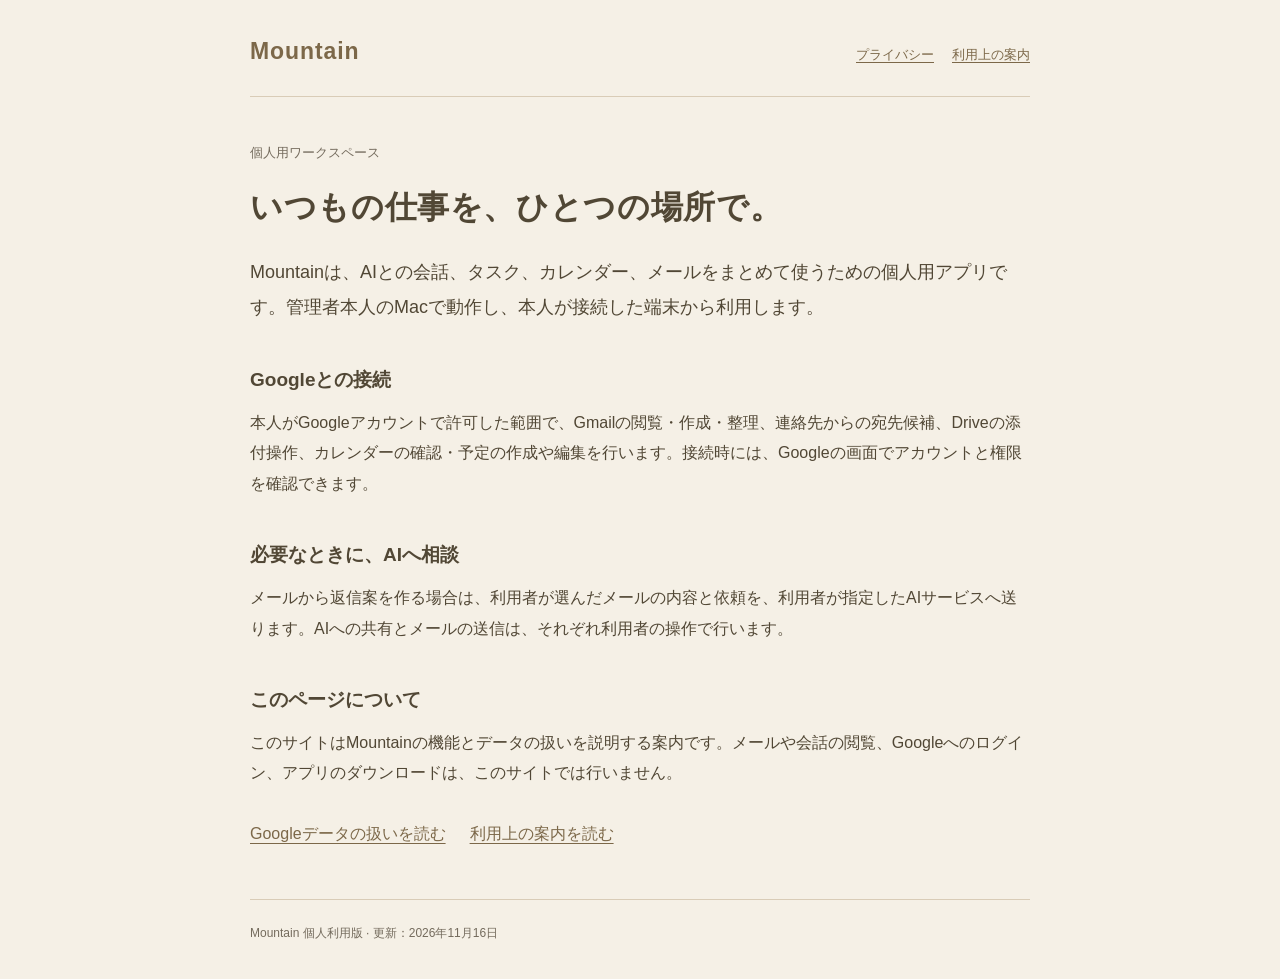
<file: index.html>
<!doctype html>
<html lang="ja"><head><meta charset="utf-8"><meta name="viewport" content="width=device-width,initial-scale=1"><meta name="robots" content="noindex"><meta name="referrer" content="no-referrer"><meta http-equiv="Content-Security-Policy" content="default-src 'none'; style-src 'self'; base-uri 'none'; form-action 'none'"><title>Mountain — 個人用ワークスペース</title><link rel="stylesheet" href="style.css"></head>
<body><header><a class="brand" href="index.html">Mountain</a><nav aria-label="案内"><a href="privacy.html">プライバシー</a><a href="terms.html">利用上の案内</a></nav></header><main>
<p class="eyebrow">個人用ワークスペース</p><h1>いつもの仕事を、ひとつの場所で。</h1>
<p class="lead">Mountainは、AIとの会話、タスク、カレンダー、メールをまとめて使うための個人用アプリです。管理者本人のMacで動作し、本人が接続した端末から利用します。</p>
<h2>Googleとの接続</h2><p>本人がGoogleアカウントで許可した範囲で、Gmailの閲覧・作成・整理、連絡先からの宛先候補、Driveの添付操作、カレンダーの確認・予定の作成や編集を行います。接続時には、Googleの画面でアカウントと権限を確認できます。</p>
<h2>必要なときに、AIへ相談</h2><p>メールから返信案を作る場合は、利用者が選んだメールの内容と依頼を、利用者が指定したAIサービスへ送ります。AIへの共有とメールの送信は、それぞれ利用者の操作で行います。</p>
<h2>このページについて</h2><p>このサイトはMountainの機能とデータの扱いを説明する案内です。メールや会話の閲覧、Googleへのログイン、アプリのダウンロードは、このサイトでは行いません。</p>
<div class="links"><a href="privacy.html">Googleデータの扱いを読む</a><a href="terms.html">利用上の案内を読む</a></div>
</main><footer>Mountain 個人利用版 · 更新：2026年11月16日</footer></body></html>
</file>
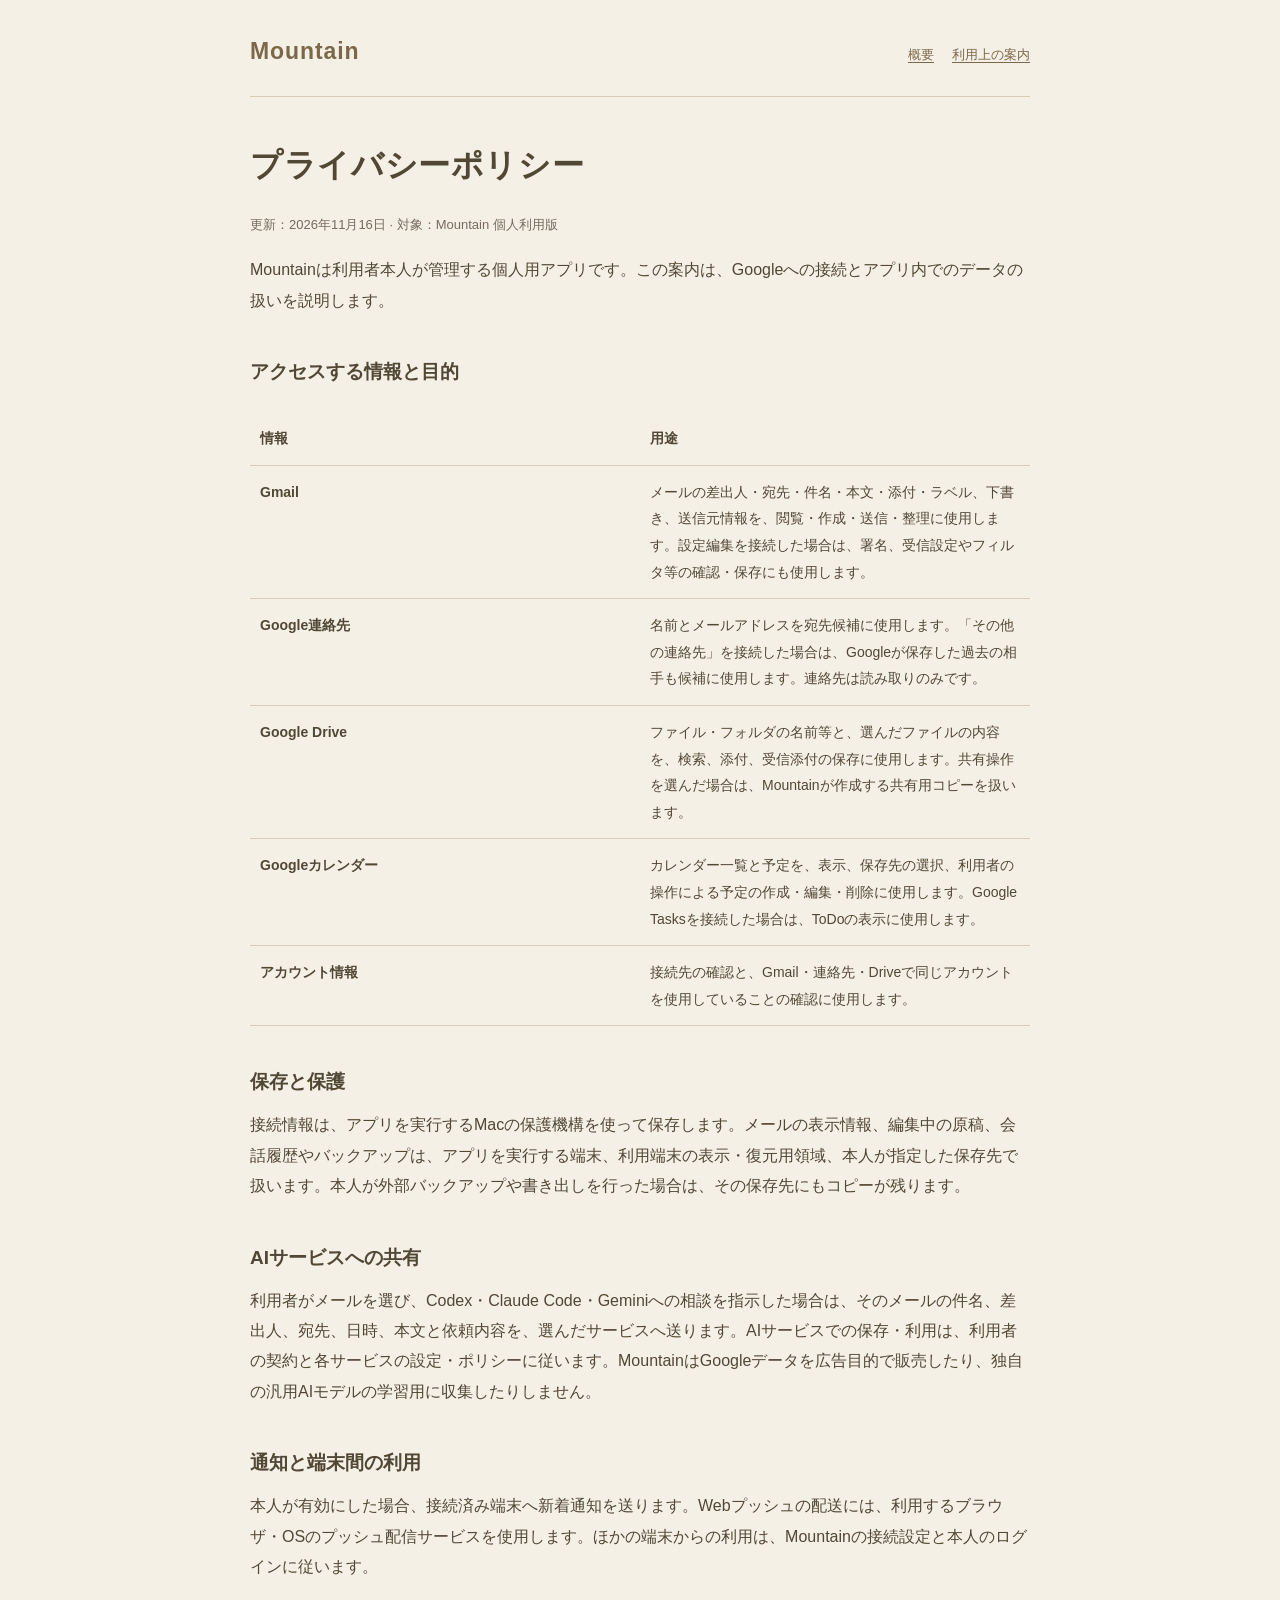
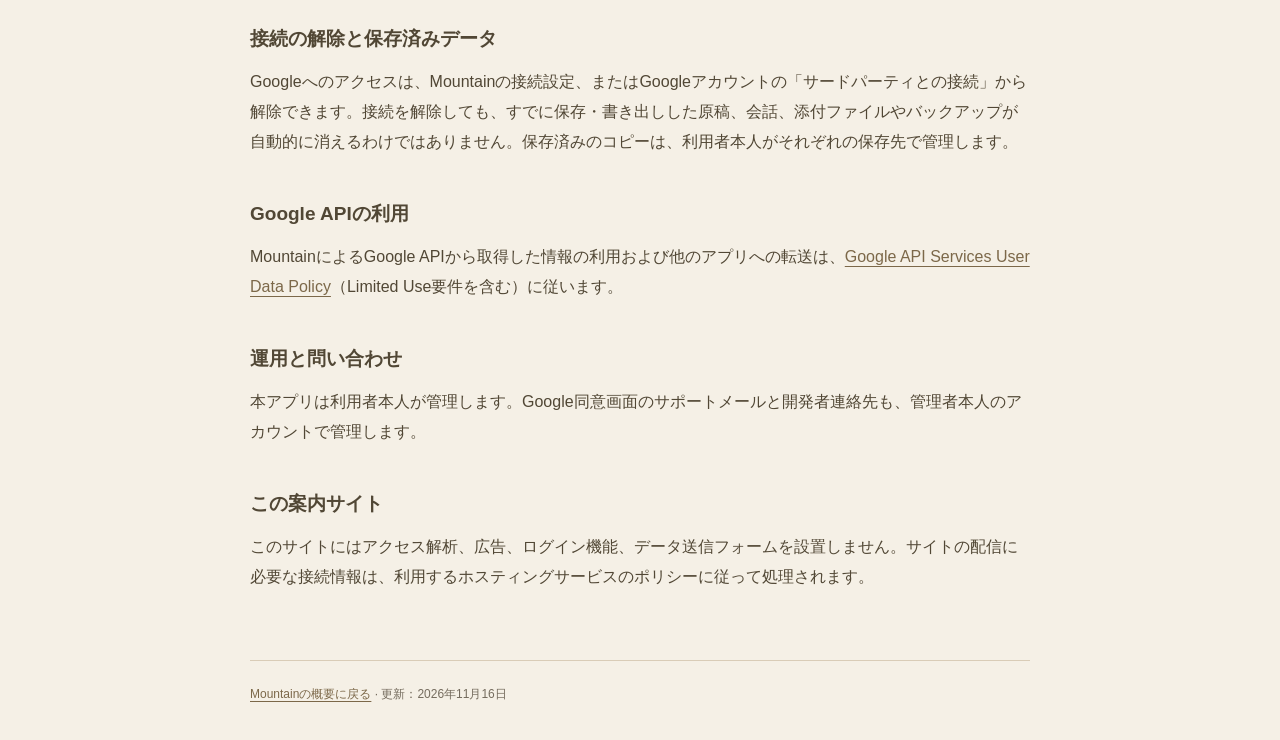
<file: privacy.html>
<!doctype html>
<html lang="ja"><head><meta charset="utf-8"><meta name="viewport" content="width=device-width,initial-scale=1"><meta name="robots" content="noindex"><meta name="referrer" content="no-referrer"><meta http-equiv="Content-Security-Policy" content="default-src 'none'; style-src 'self'; base-uri 'none'; form-action 'none'"><title>プライバシーポリシー — Mountain</title><link rel="stylesheet" href="style.css"></head>
<body><header><a class="brand" href="index.html">Mountain</a><nav aria-label="案内"><a href="index.html">概要</a><a href="terms.html">利用上の案内</a></nav></header><main>
<h1>プライバシーポリシー</h1><p class="updated">更新：2026年11月16日 · 対象：Mountain 個人利用版</p>
<p>Mountainは利用者本人が管理する個人用アプリです。この案内は、Googleへの接続とアプリ内でのデータの扱いを説明します。</p>
<h2>アクセスする情報と目的</h2><table><thead><tr><th scope="col">情報</th><th scope="col">用途</th></tr></thead><tbody>
<tr><th scope="row">Gmail</th><td>メールの差出人・宛先・件名・本文・添付・ラベル、下書き、送信元情報を、閲覧・作成・送信・整理に使用します。設定編集を接続した場合は、署名、受信設定やフィルタ等の確認・保存にも使用します。</td></tr>
<tr><th scope="row">Google連絡先</th><td>名前とメールアドレスを宛先候補に使用します。「その他の連絡先」を接続した場合は、Googleが保存した過去の相手も候補に使用します。連絡先は読み取りのみです。</td></tr>
<tr><th scope="row">Google Drive</th><td>ファイル・フォルダの名前等と、選んだファイルの内容を、検索、添付、受信添付の保存に使用します。共有操作を選んだ場合は、Mountainが作成する共有用コピーを扱います。</td></tr>
<tr><th scope="row">Googleカレンダー</th><td>カレンダー一覧と予定を、表示、保存先の選択、利用者の操作による予定の作成・編集・削除に使用します。Google Tasksを接続した場合は、ToDoの表示に使用します。</td></tr>
<tr><th scope="row">アカウント情報</th><td>接続先の確認と、Gmail・連絡先・Driveで同じアカウントを使用していることの確認に使用します。</td></tr>
</tbody></table>
<h2>保存と保護</h2><p>接続情報は、アプリを実行するMacの保護機構を使って保存します。メールの表示情報、編集中の原稿、会話履歴やバックアップは、アプリを実行する端末、利用端末の表示・復元用領域、本人が指定した保存先で扱います。本人が外部バックアップや書き出しを行った場合は、その保存先にもコピーが残ります。</p>
<h2>AIサービスへの共有</h2><p>利用者がメールを選び、Codex・Claude Code・Geminiへの相談を指示した場合は、そのメールの件名、差出人、宛先、日時、本文と依頼内容を、選んだサービスへ送ります。AIサービスでの保存・利用は、利用者の契約と各サービスの設定・ポリシーに従います。MountainはGoogleデータを広告目的で販売したり、独自の汎用AIモデルの学習用に収集したりしません。</p>
<h2>通知と端末間の利用</h2><p>本人が有効にした場合、接続済み端末へ新着通知を送ります。Webプッシュの配送には、利用するブラウザ・OSのプッシュ配信サービスを使用します。ほかの端末からの利用は、Mountainの接続設定と本人のログインに従います。</p>
<h2>接続の解除と保存済みデータ</h2><p>Googleへのアクセスは、Mountainの接続設定、またはGoogleアカウントの「サードパーティとの接続」から解除できます。接続を解除しても、すでに保存・書き出しした原稿、会話、添付ファイルやバックアップが自動的に消えるわけではありません。保存済みのコピーは、利用者本人がそれぞれの保存先で管理します。</p>
<h2>Google APIの利用</h2><p>MountainによるGoogle APIから取得した情報の利用および他のアプリへの転送は、<a href="https://developers.google.com/terms/api-services-user-data-policy">Google API Services User Data Policy</a>（Limited Use要件を含む）に従います。</p>
<h2>運用と問い合わせ</h2><p>本アプリは利用者本人が管理します。Google同意画面のサポートメールと開発者連絡先も、管理者本人のアカウントで管理します。</p>
<h2>この案内サイト</h2><p>このサイトにはアクセス解析、広告、ログイン機能、データ送信フォームを設置しません。サイトの配信に必要な接続情報は、利用するホスティングサービスのポリシーに従って処理されます。</p>
</main><footer><a href="index.html">Mountainの概要に戻る</a> · 更新：2026年11月16日</footer></body></html>
</file>
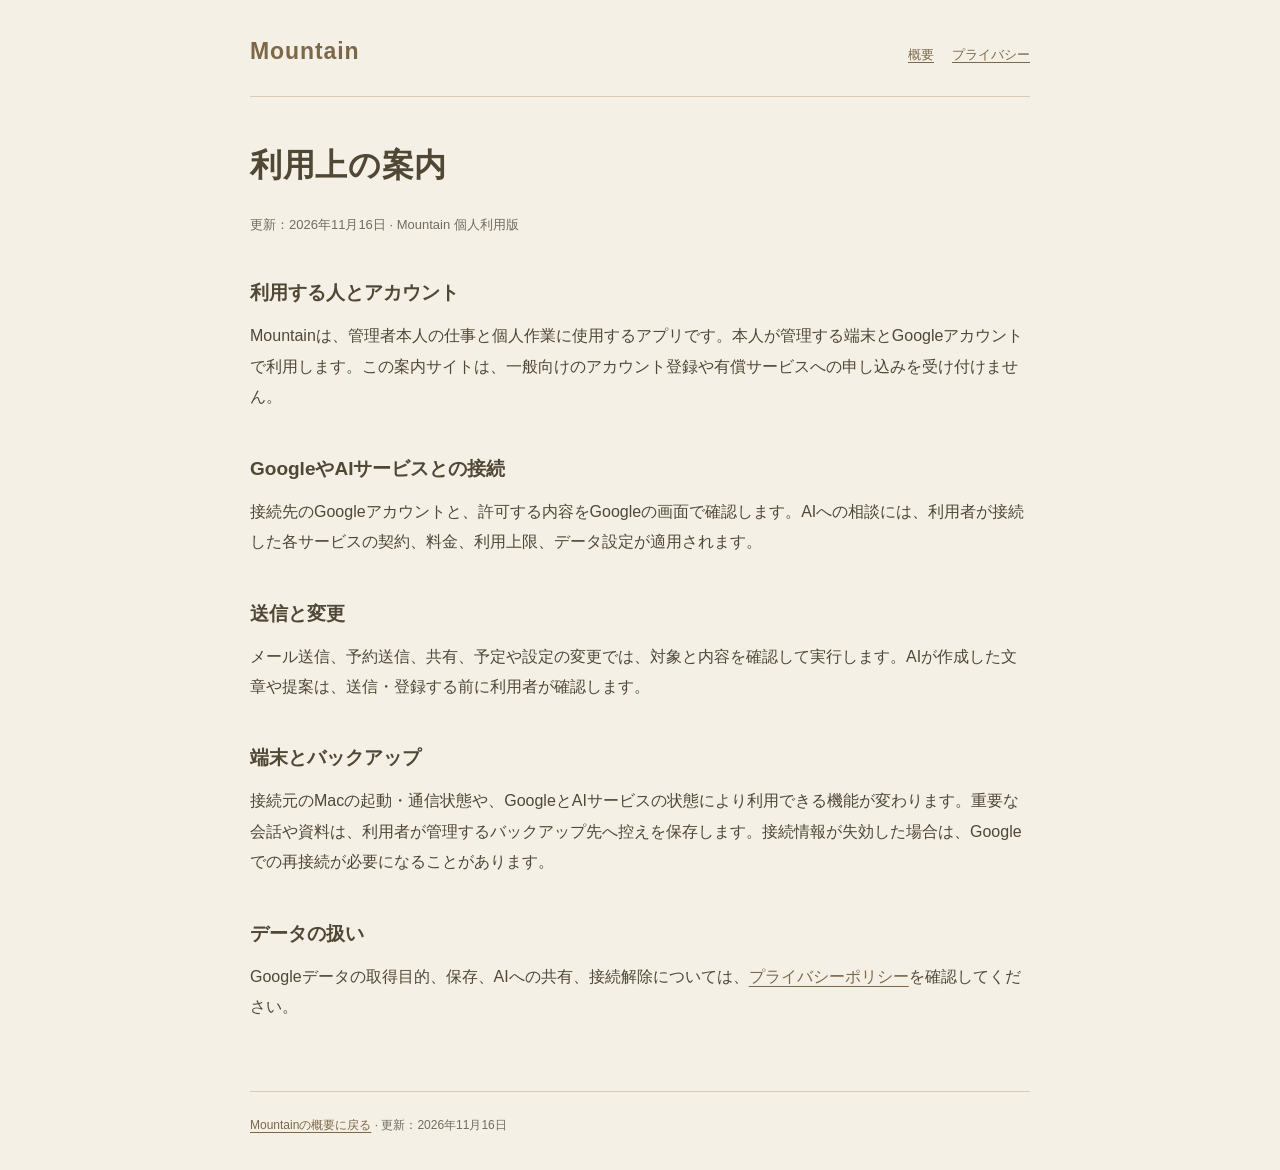
<file: terms.html>
<!doctype html>
<html lang="ja"><head><meta charset="utf-8"><meta name="viewport" content="width=device-width,initial-scale=1"><meta name="robots" content="noindex"><meta name="referrer" content="no-referrer"><meta http-equiv="Content-Security-Policy" content="default-src 'none'; style-src 'self'; base-uri 'none'; form-action 'none'"><title>利用上の案内 — Mountain</title><link rel="stylesheet" href="style.css"></head>
<body><header><a class="brand" href="index.html">Mountain</a><nav aria-label="案内"><a href="index.html">概要</a><a href="privacy.html">プライバシー</a></nav></header><main>
<h1>利用上の案内</h1><p class="updated">更新：2026年11月16日 · Mountain 個人利用版</p>
<h2>利用する人とアカウント</h2><p>Mountainは、管理者本人の仕事と個人作業に使用するアプリです。本人が管理する端末とGoogleアカウントで利用します。この案内サイトは、一般向けのアカウント登録や有償サービスへの申し込みを受け付けません。</p>
<h2>GoogleやAIサービスとの接続</h2><p>接続先のGoogleアカウントと、許可する内容をGoogleの画面で確認します。AIへの相談には、利用者が接続した各サービスの契約、料金、利用上限、データ設定が適用されます。</p>
<h2>送信と変更</h2><p>メール送信、予約送信、共有、予定や設定の変更では、対象と内容を確認して実行します。AIが作成した文章や提案は、送信・登録する前に利用者が確認します。</p>
<h2>端末とバックアップ</h2><p>接続元のMacの起動・通信状態や、GoogleとAIサービスの状態により利用できる機能が変わります。重要な会話や資料は、利用者が管理するバックアップ先へ控えを保存します。接続情報が失効した場合は、Googleでの再接続が必要になることがあります。</p>
<h2>データの扱い</h2><p>Googleデータの取得目的、保存、AIへの共有、接続解除については、<a href="privacy.html">プライバシーポリシー</a>を確認してください。</p>
</main><footer><a href="index.html">Mountainの概要に戻る</a> · 更新：2026年11月16日</footer></body></html>
</file>
<file: style.css>
:root{color-scheme:light;--paper:#f5f0e6;--ink:#514735;--muted:#746b5d;--line:#d9ccb7;--accent:#7c6849;font-family:-apple-system,BlinkMacSystemFont,"Hiragino Sans","Yu Gothic",sans-serif;font-size:16px;line-height:1.9}
*{box-sizing:border-box}body{margin:0;background:var(--paper);color:var(--ink)}a{color:var(--accent);text-underline-offset:.22em}a:focus-visible{outline:2px solid var(--accent);outline-offset:4px}header,main,footer{width:min(100% - 40px,780px);margin:auto}header{padding:30px 0 22px;border-bottom:1px solid var(--line);display:flex;align-items:baseline;justify-content:space-between;gap:20px;flex-wrap:wrap}.brand{font-size:23px;font-weight:700;letter-spacing:.04em;text-decoration:none}nav{display:flex;gap:18px;flex-wrap:wrap;font-size:13px}main{padding:44px 0 50px}h1{font-size:32px;line-height:1.5;letter-spacing:.02em;margin:0 0 24px}h2{font-size:19px;margin:38px 0 10px}p{margin:0 0 18px}ul{padding-left:1.4em}li{margin-bottom:10px}.eyebrow,.updated{color:var(--muted);font-size:13px}.lead{font-size:18px}.links{display:flex;gap:24px;flex-wrap:wrap;margin-top:30px}footer{padding:22px 0 34px;border-top:1px solid var(--line);color:var(--muted);font-size:12px}table{border-collapse:collapse;width:100%;margin:22px 0;font-size:14px}th,td{text-align:left;vertical-align:top;padding:13px 10px;border-bottom:1px solid var(--line)}th{width:28%;font-weight:600}@media(max-width:480px){header,main,footer{width:calc(100% - 36px)}header{padding-top:22px}main{padding-top:32px}h1{font-size:27px}.lead{font-size:16px}nav{gap:14px}th,td{padding:11px 6px}th{width:30%}}
</file>
